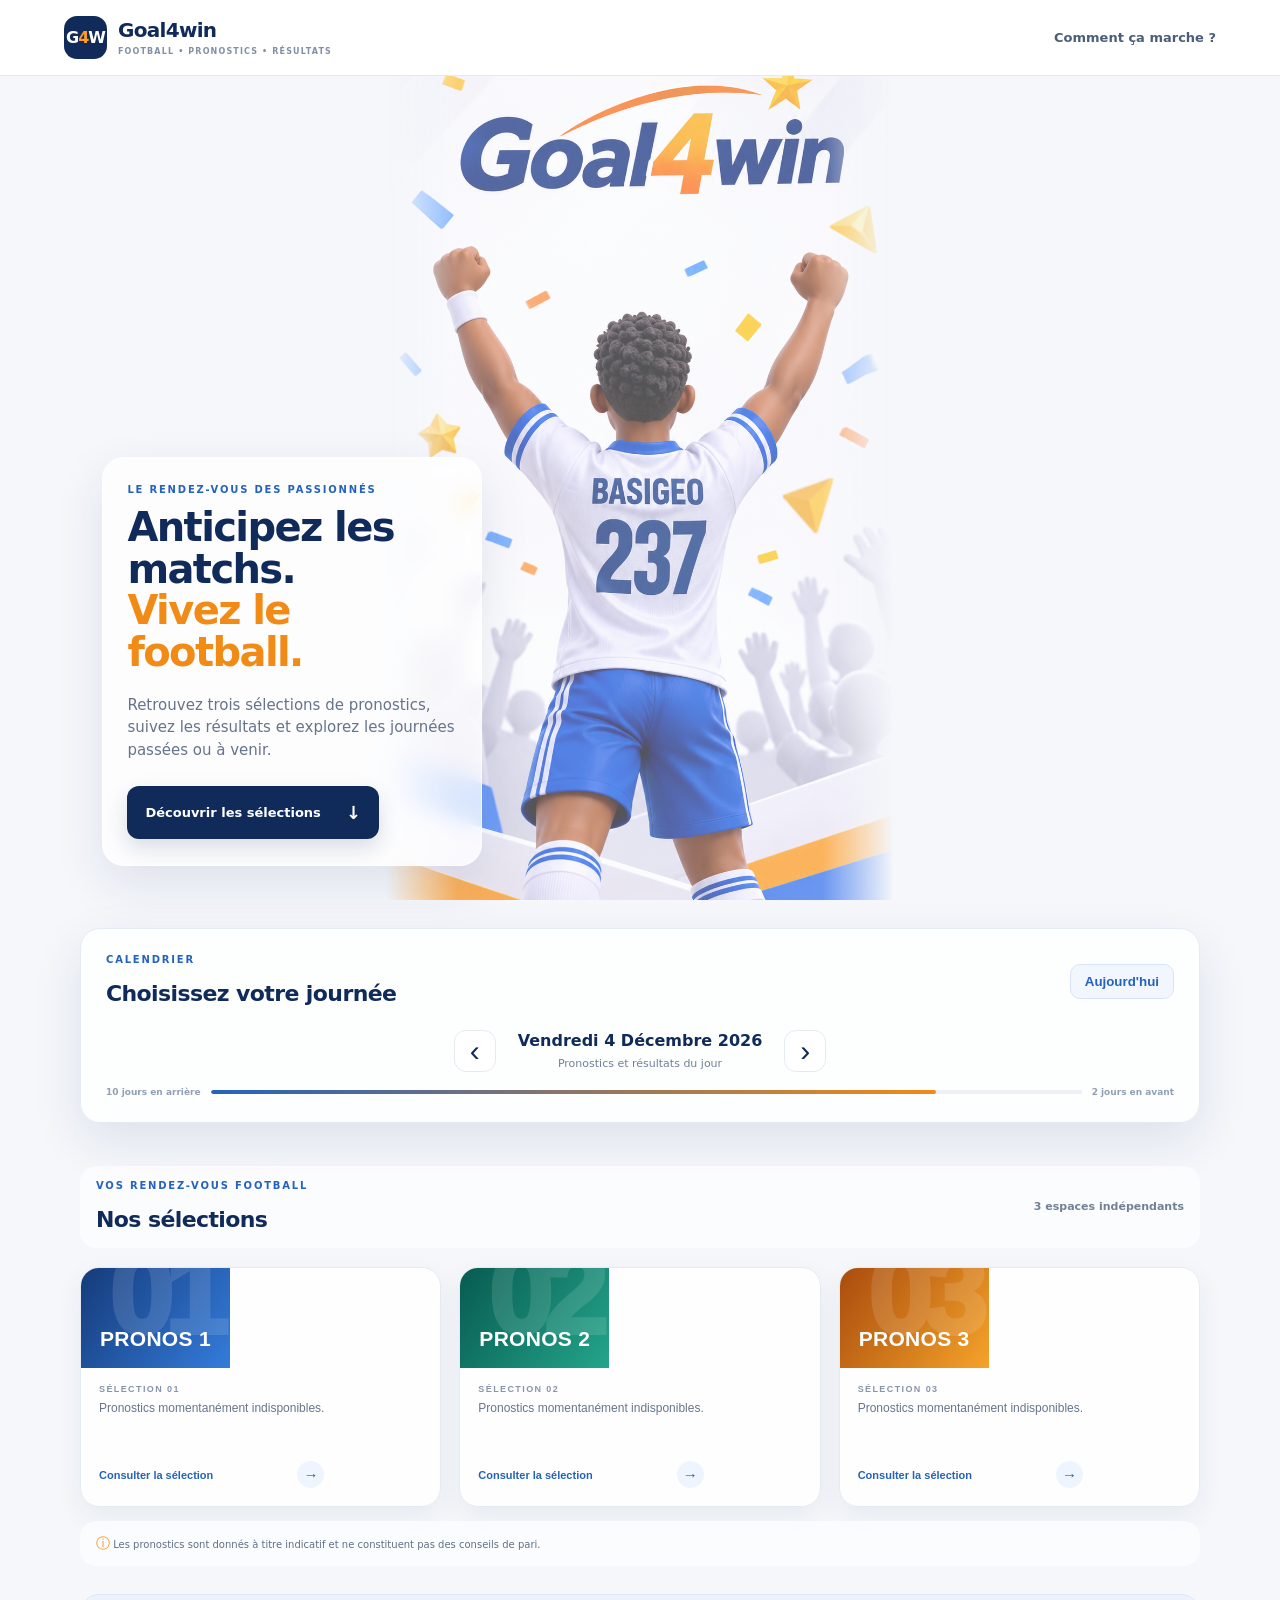
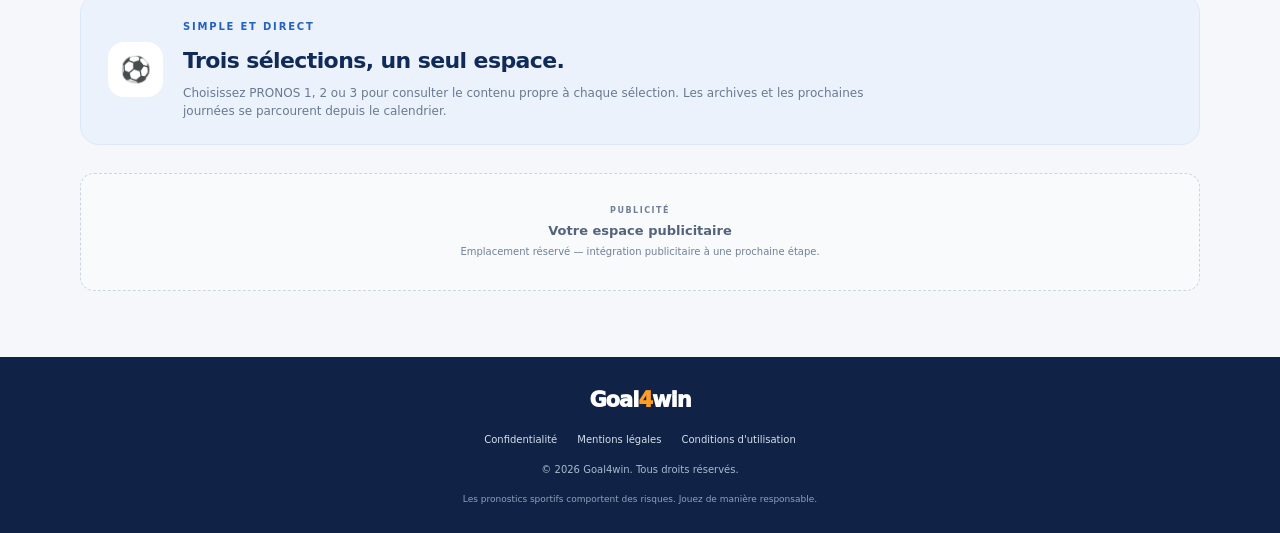
<file: index.html>
<!doctype html>
<html lang="fr">
<head>
  <meta charset="utf-8">
  <meta name="viewport" content="width=device-width, initial-scale=1, viewport-fit=cover">
  <meta name="theme-color" content="#102a59">
  <meta name="description" content="Goal4win – Pronostics et résultats de football. Consultez trois sélections sportives et leurs archives.">
  <title>Goal4win – Pronostics & résultats</title>
  <link rel="manifest" href="manifest.webmanifest">
  <link rel="icon" href="assets/goal4win-icon-192.png" type="image/png">
  <link rel="stylesheet" href="styles.css">
</head>
<body>
  <header class="site-header">
    <a class="brand" href="#top" aria-label="Goal4win, accueil">
      <span class="brand-mark">G<span>4</span>W</span>
      <span class="brand-copy"><strong>Goal4win</strong><small>FOOTBALL • PRONOSTICS • RÉSULTATS</small></span>
    </a>
    <a class="header-link" href="#how-it-works">Comment ça marche ?</a>
  </header>

  <main id="top">
    <section class="hero" aria-label="Goal4win, joueur BASIGEO 237 célébrant une victoire">
      <div class="hero-copy">
        <p class="eyebrow">LE RENDEZ-VOUS DES PASSIONNÉS</p>
        <h1>Anticipez les matchs.<br><span>Vivez le football.</span></h1>
        <p class="hero-description">Retrouvez trois sélections de pronostics, suivez les résultats et explorez les journées passées ou à venir.</p>
        <a class="hero-cta" href="#selections">Découvrir les sélections <span>↓</span></a>
      </div>
    </section>

    <div class="content-veil">
    <section class="date-panel" aria-label="Navigation par date">
      <div class="date-heading"><div><p class="eyebrow">CALENDRIER</p><h2>Choisissez votre journée</h2></div><button class="today-button" id="todayBtn">Aujourd'hui</button></div>
      <div class="date-controls">
        <button class="arrow-button" id="prevBtn" aria-label="Jour précédent">‹</button>
        <div class="selected-date"><strong id="dateLabel">Chargement…</strong><span id="dateHint">Pronostics et résultats du jour</span></div>
        <button class="arrow-button" id="nextBtn" aria-label="Jour suivant">›</button>
      </div>
      <div class="date-range"><span>10 jours en arrière</span><span class="range-line"><i id="rangeProgress"></i></span><span>2 jours en avant</span></div>
    </section>

    <section class="selections-section" id="selections">
      <div class="section-heading"><div><p class="eyebrow">VOS RENDEZ-VOUS FOOTBALL</p><h2>Nos sélections</h2></div><span class="section-note">3 espaces indépendants</span></div>
      <div class="selection-grid" id="selectionGrid"></div>
      <p class="demo-note"><span>ⓘ</span> Les pronostics sont donnés à titre indicatif et ne constituent pas des conseils de pari.</p>
    </section>

    <section class="how-section" id="how-it-works">
      <div class="how-icon">⚽</div><div><p class="eyebrow">SIMPLE ET DIRECT</p><h2>Trois sélections, un seul espace.</h2><p>Choisissez PRONOS 1, 2 ou 3 pour consulter le contenu propre à chaque sélection. Les archives et les prochaines journées se parcourent depuis le calendrier.</p></div>
    </section>

    <section class="ad-placeholder" aria-label="Emplacement publicitaire réservé"><span class="ad-label">PUBLICITÉ</span><strong>Votre espace publicitaire</strong><small>Emplacement réservé — intégration publicitaire à une prochaine étape.</small></section>
    </div>
  </main>

  <footer class="site-footer"><a class="footer-brand" href="#top">Goal<span>4</span>win</a><nav aria-label="Liens légaux"><a href="#privacy" id="privacyLink">Confidentialité</a><a href="#legal" id="legalLink">Mentions légales</a><a href="#terms" id="termsLink">Conditions d'utilisation</a></nav><p>© <span id="year"></span> Goal4win. Tous droits réservés.</p><small>Les pronostics sportifs comportent des risques. Jouez de manière responsable.</small></footer>

  <dialog class="content-dialog" id="contentDialog"><div class="dialog-top"><div><p class="eyebrow" id="dialogEyebrow">SÉLECTION</p><h2 id="dialogTitle">PRONOS 1</h2></div><button class="close-button" id="closeDialog" aria-label="Fermer">×</button></div><p class="dialog-date" id="dialogDate"></p><div id="matchList" class="match-list"></div><p class="dialog-footnote">Pronostics donnés à titre indicatif. Jouez de manière responsable.</p></dialog>
  <dialog class="content-dialog small-dialog" id="infoDialog"><div class="dialog-top"><h2 id="infoTitle">Informations</h2><button class="close-button" id="closeInfo" aria-label="Fermer">×</button></div><p id="infoText"></p></dialog>

  <script src="app.js" defer></script>
</body>
</html>
</file>
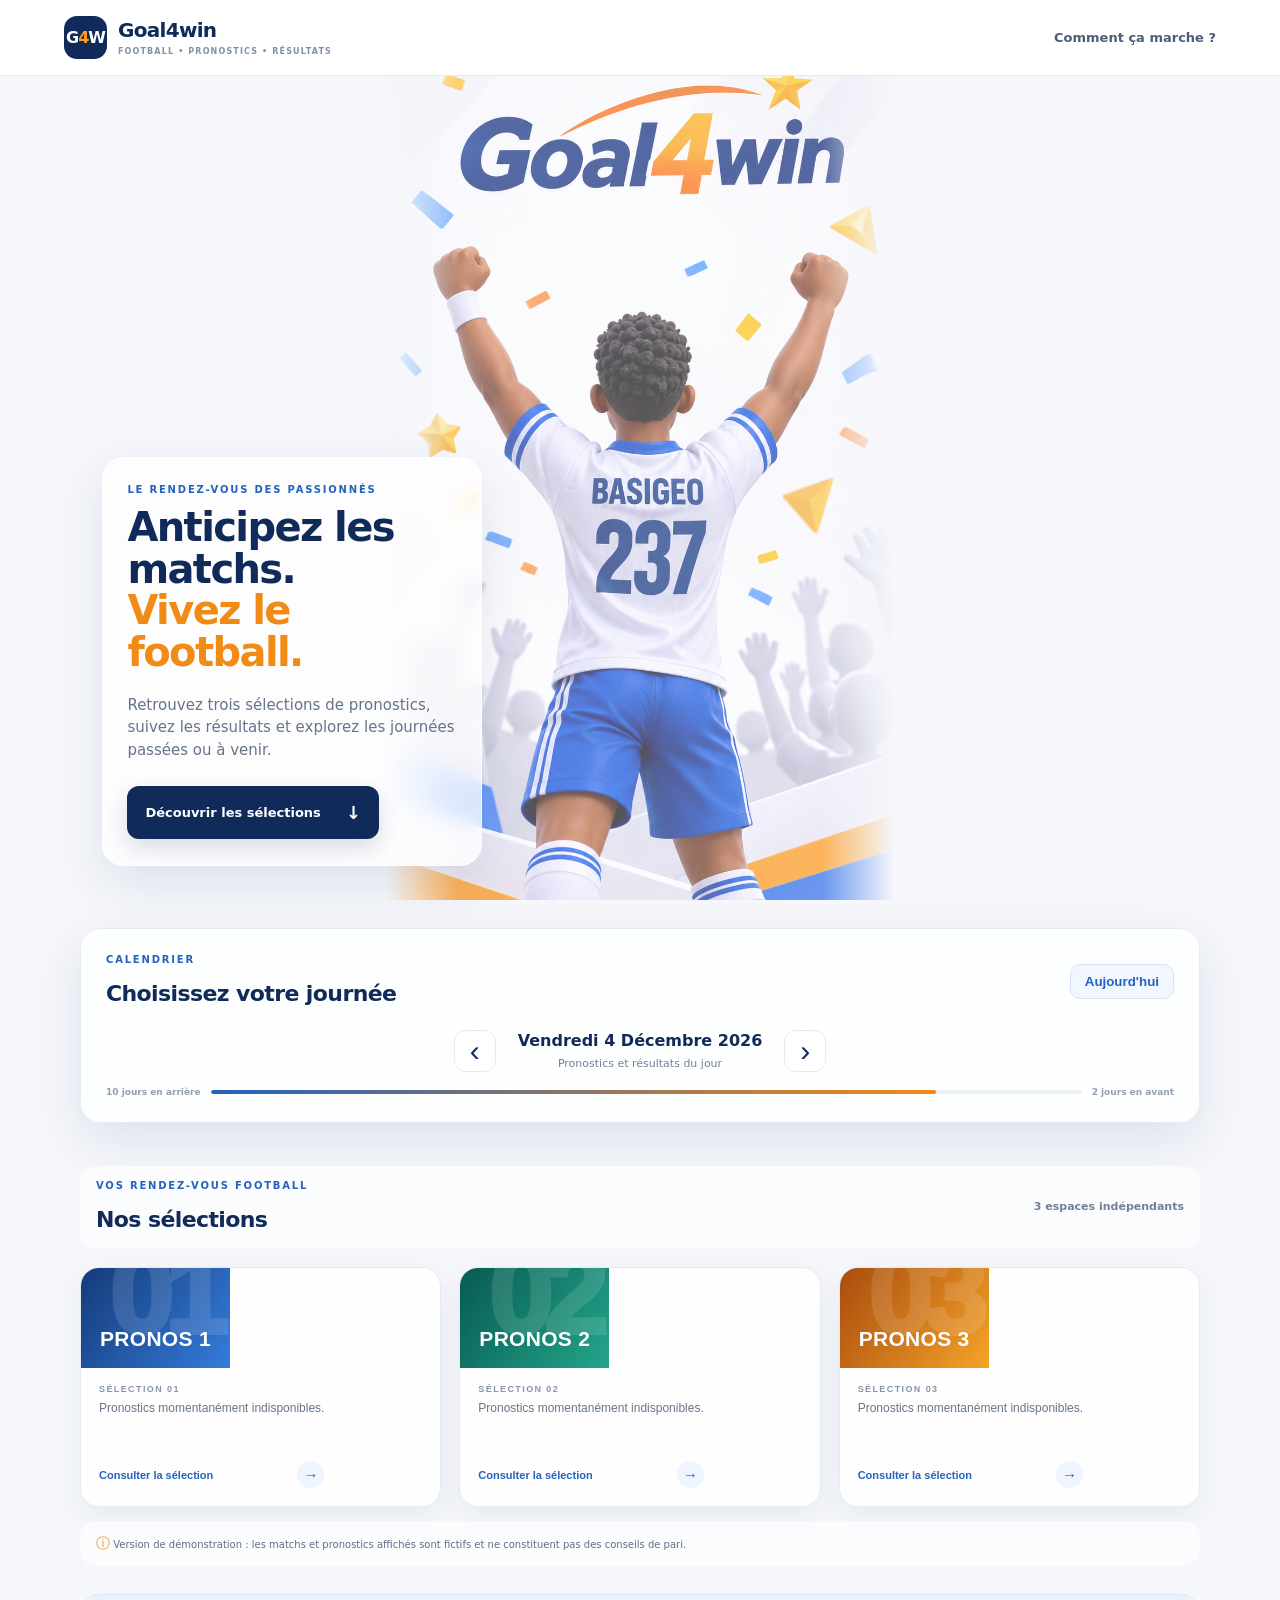
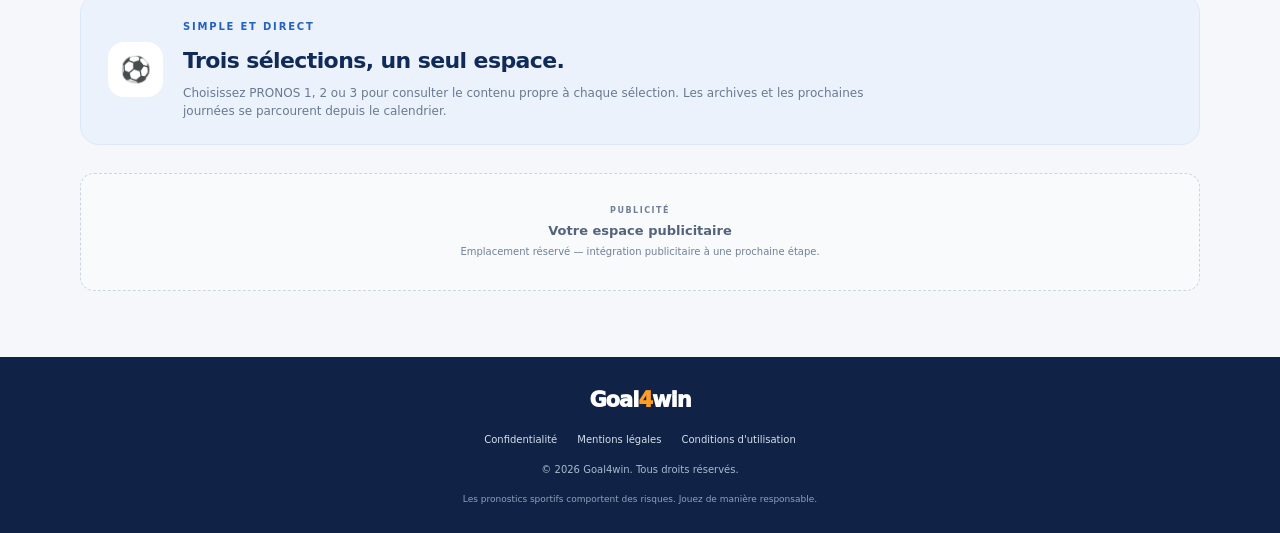
<file: index (1).html>
<!doctype html>
<html lang="fr">
<head>
  <meta charset="utf-8">
  <meta name="viewport" content="width=device-width, initial-scale=1, viewport-fit=cover">
  <meta name="theme-color" content="#102a59">
  <meta name="description" content="Goal4win – Pronostics et résultats de football. Consultez trois sélections sportives et leurs archives.">
  <title>Goal4win – Pronostics & résultats</title>
  <link rel="manifest" href="manifest.webmanifest">
  <link rel="icon" href="assets/goal4win-icon-192.png" type="image/png">
  <link rel="stylesheet" href="styles.css">
</head>
<body>
  <header class="site-header">
    <a class="brand" href="#top" aria-label="Goal4win, accueil">
      <span class="brand-mark">G<span>4</span>W</span>
      <span class="brand-copy"><strong>Goal4win</strong><small>FOOTBALL • PRONOSTICS • RÉSULTATS</small></span>
    </a>
    <a class="header-link" href="#how-it-works">Comment ça marche ?</a>
  </header>

  <main id="top">
    <section class="hero" aria-label="Goal4win, joueur BASIGEO 237 célébrant une victoire">
      <div class="hero-copy">
        <p class="eyebrow">LE RENDEZ-VOUS DES PASSIONNÉS</p>
        <h1>Anticipez les matchs.<br><span>Vivez le football.</span></h1>
        <p class="hero-description">Retrouvez trois sélections de pronostics, suivez les résultats et explorez les journées passées ou à venir.</p>
        <a class="hero-cta" href="#selections">Découvrir les sélections <span>↓</span></a>
      </div>
    </section>

    <div class="content-veil">
    <section class="date-panel" aria-label="Navigation par date">
      <div class="date-heading"><div><p class="eyebrow">CALENDRIER</p><h2>Choisissez votre journée</h2></div><button class="today-button" id="todayBtn">Aujourd'hui</button></div>
      <div class="date-controls">
        <button class="arrow-button" id="prevBtn" aria-label="Jour précédent">‹</button>
        <div class="selected-date"><strong id="dateLabel">Chargement…</strong><span id="dateHint">Pronostics et résultats du jour</span></div>
        <button class="arrow-button" id="nextBtn" aria-label="Jour suivant">›</button>
      </div>
      <div class="date-range"><span>10 jours en arrière</span><span class="range-line"><i id="rangeProgress"></i></span><span>2 jours en avant</span></div>
    </section>

    <section class="selections-section" id="selections">
      <div class="section-heading"><div><p class="eyebrow">VOS RENDEZ-VOUS FOOTBALL</p><h2>Nos sélections</h2></div><span class="section-note">3 espaces indépendants</span></div>
      <div class="selection-grid" id="selectionGrid"></div>
      <p class="demo-note"><span>ⓘ</span> Version de démonstration : les matchs et pronostics affichés sont fictifs et ne constituent pas des conseils de pari.</p>
    </section>

    <section class="how-section" id="how-it-works">
      <div class="how-icon">⚽</div><div><p class="eyebrow">SIMPLE ET DIRECT</p><h2>Trois sélections, un seul espace.</h2><p>Choisissez PRONOS 1, 2 ou 3 pour consulter le contenu propre à chaque sélection. Les archives et les prochaines journées se parcourent depuis le calendrier.</p></div>
    </section>

    <section class="ad-placeholder" aria-label="Emplacement publicitaire réservé"><span class="ad-label">PUBLICITÉ</span><strong>Votre espace publicitaire</strong><small>Emplacement réservé — intégration publicitaire à une prochaine étape.</small></section>
    </div>
  </main>

  <footer class="site-footer"><a class="footer-brand" href="#top">Goal<span>4</span>win</a><nav aria-label="Liens légaux"><a href="#privacy" id="privacyLink">Confidentialité</a><a href="#legal" id="legalLink">Mentions légales</a><a href="#terms" id="termsLink">Conditions d'utilisation</a></nav><p>© <span id="year"></span> Goal4win. Tous droits réservés.</p><small>Les pronostics sportifs comportent des risques. Jouez de manière responsable.</small></footer>

  <dialog class="content-dialog" id="contentDialog"><div class="dialog-top"><div><p class="eyebrow" id="dialogEyebrow">SÉLECTION</p><h2 id="dialogTitle">PRONOS 1</h2></div><button class="close-button" id="closeDialog" aria-label="Fermer">×</button></div><p class="dialog-date" id="dialogDate"></p><div id="matchList" class="match-list"></div><p class="dialog-footnote">Données fictives de démonstration. Les vrais pronostics seront administrables dans une prochaine version.</p></dialog>
  <dialog class="content-dialog small-dialog" id="infoDialog"><div class="dialog-top"><h2 id="infoTitle">Informations</h2><button class="close-button" id="closeInfo" aria-label="Fermer">×</button></div><p id="infoText"></p></dialog>

  <script src="app.js" defer></script>
</body>
</html>
</file>
<file: styles.css>
:root{--hh:76px;--navy:#102a59;--blue:#2462bd;--orange:#f28a16;--ink:#14233c;--muted:#718096;--paper:#f5f7fb;--line:#e4eaf2;--white:#fff;--shadow:0 18px 50px rgba(16,42,89,.10)}*{box-sizing:border-box}html{scroll-behavior:smooth}html{background:var(--paper)}body{margin:0;background:transparent;color:var(--ink);font-family:Inter,ui-sans-serif,system-ui,-apple-system,"Segoe UI",sans-serif;line-height:1.5}.site-header{height:76px;padding:0 clamp(18px,5vw,72px);display:flex;align-items:center;justify-content:space-between;background:#fff;border-bottom:1px solid var(--line);position:relative;z-index:2}.brand{display:flex;gap:11px;align-items:center;text-decoration:none;color:var(--navy)}.brand-mark{width:43px;height:43px;flex:none;border-radius:13px;background:var(--navy);color:white;display:flex;align-items:center;justify-content:center;white-space:nowrap;font-weight:900;letter-spacing:-1px;font-size:16px}.brand-mark span,.footer-brand span{color:#ff9c24}.brand-copy{display:grid;line-height:1.15}.brand-copy strong{font-size:20px;letter-spacing:-.7px}.brand-copy small{font-size:8px;letter-spacing:1.15px;color:#8290a4;margin-top:5px;font-weight:800}.header-link{font-size:13px;color:#4b5d78;text-decoration:none;font-weight:700}.hero{min-height:calc(100vh - var(--hh));min-height:calc(100svh - var(--hh));position:relative;padding:40px clamp(18px,8vw,112px) 34px;display:flex;align-items:flex-end}.hero-copy{position:relative;z-index:1;max-width:560px;background:rgba(255,255,255,.74);-webkit-backdrop-filter:blur(10px);backdrop-filter:blur(10px);border:1px solid rgba(255,255,255,.7);border-radius:22px;padding:24px 24px 26px;box-shadow:var(--shadow)}.eyebrow{font-size:10px;letter-spacing:1.8px;font-weight:900;color:var(--blue);margin:0 0 10px}.hero h1{font-size:clamp(38px,5.2vw,66px);line-height:1.04;letter-spacing:-2.7px;color:var(--navy);margin:0}.hero h1 span{color:var(--orange)}.hero-description{max-width:440px;color:#65748a;font-size:15px;margin:20px 0 25px}.hero-cta{display:inline-flex;gap:25px;align-items:center;background:var(--navy);color:#fff;text-decoration:none;padding:13px 18px;border-radius:12px;font-size:13px;font-weight:800;box-shadow:0 9px 22px #102a5929}.hero-cta span{font-size:18px}.date-panel,.selections-section,.how-section,.ad-placeholder{width:min(1120px,calc(100% - 36px));margin:28px auto}.date-panel{background:#fff;border:1px solid var(--line);border-radius:20px;padding:23px 25px;box-shadow:var(--shadow)}.date-heading,.section-heading{display:flex;justify-content:space-between;align-items:center;gap:12px}.date-heading h2,.section-heading h2,.how-section h2{font-size:22px;letter-spacing:-.6px;margin:0;color:var(--navy)}.today-button{border:1px solid #d8e4f5;background:#f2f7ff;color:var(--blue);font-weight:800;padding:9px 14px;border-radius:10px;cursor:pointer}.date-controls{display:flex;align-items:center;justify-content:center;gap:22px;margin:19px 0 13px}.arrow-button{width:42px;height:42px;border-radius:12px;border:1px solid var(--line);background:#fff;color:var(--navy);font-size:30px;line-height:1;cursor:pointer}.arrow-button:disabled{opacity:.3;cursor:not-allowed}.selected-date{text-align:center;min-width:210px;display:grid;gap:3px}.selected-date strong{font-size:16px;color:var(--navy);text-transform:capitalize}.selected-date span{font-size:11px;color:var(--muted)}.date-range{display:flex;align-items:center;gap:10px;color:#91a0b4;font-size:9px;font-weight:700}.range-line{height:4px;background:#edf1f7;border-radius:10px;flex:1;overflow:hidden}.range-line i{height:100%;display:block;width:0;background:linear-gradient(90deg,var(--blue),var(--orange));border-radius:10px;transition:width .2s}.selections-section{margin-top:43px}.section-note{font-size:11px;color:var(--muted);font-weight:700}.selection-grid{display:grid;grid-template-columns:repeat(3,1fr);gap:18px;margin-top:19px}.selection-card{border:1px solid var(--line);border-radius:19px;overflow:hidden;background:#fff;box-shadow:0 10px 28px #172f5710;transition:transform .2s,box-shadow .2s;cursor:pointer;text-align:left;padding:0;color:inherit;display:flex;flex-direction:column;min-height:240px}.selection-card:hover{transform:translateY(-5px);box-shadow:0 18px 35px #172f571b}.card-banner{height:100px;padding:17px 19px;color:#fff;position:relative;overflow:hidden;display:flex;align-items:flex-end}.card-banner:after{content:attr(data-number);position:absolute;right:12px;top:-30px;font-size:115px;line-height:1;font-weight:1000;opacity:.12;letter-spacing:-9px}.card-banner.blue{background:linear-gradient(125deg,#153b7a,#347cdb)}.card-banner.green{background:linear-gradient(125deg,#075b50,#24a58b)}.card-banner.orange{background:linear-gradient(125deg,#a94c0d,#f5a32a)}.card-banner strong{font-size:21px;letter-spacing:.3px;position:relative;z-index:1}.card-body{padding:16px 18px 18px;display:flex;flex-direction:column;gap:7px;flex:1}.card-kicker{font-size:9px;letter-spacing:1.4px;color:#8795a9;font-weight:900}.card-body p{margin:0;font-size:12px;color:#66758b}.card-bottom{margin-top:auto;padding-top:12px;display:flex;justify-content:space-between;align-items:center;color:var(--blue);font-size:11px;font-weight:900}.card-arrow{width:27px;height:27px;border-radius:50%;background:#eff5ff;display:grid;place-items:center;font-size:15px}.demo-note{font-size:10px;color:#8290a4;margin:14px 2px}.demo-note span{color:var(--orange);font-size:14px}.how-section{display:flex;gap:20px;align-items:center;background:#eaf1fc;border:1px solid #dce7f7;border-radius:19px;padding:24px 27px}.how-icon{width:55px;height:55px;border-radius:16px;background:#fff;display:grid;place-items:center;font-size:25px;flex:none}.how-section p:last-child{margin:7px 0 0;color:#687992;font-size:12px;max-width:700px}.ad-placeholder{border:1px dashed #cbd5e1;border-radius:14px;min-height:118px;background:#f9fafc;display:flex;flex-direction:column;align-items:center;justify-content:center;gap:4px;color:#718096}.ad-label{font-size:8px;letter-spacing:1.5px;font-weight:900}.ad-placeholder strong{font-size:13px;color:#53647b}.ad-placeholder small{font-size:10px}.site-footer{background:#102346;color:#c7d2e3;text-align:center;padding:28px 18px 24px;margin-top:0}.footer-brand{font-size:21px;color:#fff;font-weight:950;text-decoration:none;letter-spacing:-1px}.site-footer nav{display:flex;justify-content:center;gap:20px;flex-wrap:wrap;margin:15px 0}.site-footer nav a{font-size:10px;color:#d5deeb;text-decoration:none}.site-footer p{font-size:10px;margin:8px 0;color:#aab9cf}.site-footer small{font-size:9px;color:#8ea1bd}.content-dialog{border:0;border-radius:20px;padding:24px;width:min(540px,calc(100% - 28px));box-shadow:0 25px 90px #06152c55;color:var(--ink)}.content-dialog::backdrop{background:#07162d99;backdrop-filter:blur(4px)}.dialog-top{display:flex;justify-content:space-between;align-items:flex-start}.dialog-top h2{margin:0;color:var(--navy);font-size:25px}.close-button{border:0;background:#f0f3f8;width:34px;height:34px;border-radius:50%;font-size:23px;cursor:pointer;color:#40516b}.dialog-date{font-size:11px;color:var(--muted);margin:8px 0 17px}.match-list{display:grid;gap:10px}.match-card{border:1px solid var(--line);border-radius:13px;padding:13px}.match-meta{display:flex;justify-content:space-between;color:#8794a7;font-size:9px;margin-bottom:10px}.match-teams{display:flex;align-items:center;justify-content:space-between;font-size:12px;font-weight:800;color:var(--navy);gap:8px}.match-teams span:nth-child(2){color:var(--orange);font-size:10px}.match-pick{margin-top:10px;padding-top:9px;border-top:1px solid #edf0f5;display:flex;justify-content:space-between;font-size:10px;color:#60718a}.match-pick strong{color:var(--blue)}.dialog-footnote{font-size:9px;color:#8995a7;margin:15px 0 0}.small-dialog{max-width:430px}.small-dialog p{font-size:13px;color:#64748b}@media(max-width:760px){:root{--hh:66px}.site-header{height:66px}.header-link{font-size:11px}.hero{min-height:calc(100vh - var(--hh));min-height:calc(100svh - var(--hh));padding:24px 16px 22px;align-items:flex-end}.hero-copy{padding:20px 20px 22px;border-radius:20px}.hero h1{font-size:34px;letter-spacing:-1.4px}.hero-description{font-size:13px;max-width:330px;margin:14px 0 18px}.date-panel{padding:19px 16px}.date-heading h2,.section-heading h2,.how-section h2{font-size:19px}.selection-grid{grid-template-columns:1fr;gap:12px}.selection-card{min-height:0;display:grid;grid-template-columns:112px 1fr}.card-banner{height:auto;min-height:150px;align-items:center;padding:12px}.card-banner strong{font-size:16px;writing-mode:vertical-rl;transform:rotate(180deg)}.card-banner:after{font-size:75px;right:-3px;top:-8px}.card-body{padding:14px}.section-note{font-size:9px}.how-section{padding:19px;align-items:flex-start}.how-icon{width:43px;height:43px}.date-range{font-size:8px}.selected-date{min-width:170px}.selected-date strong{font-size:14px}}@media(max-width:370px){.brand-copy small{font-size:7px}.header-link{display:none}.hero h1{font-size:31px}.date-controls{gap:12px}.selected-date{min-width:145px}.date-range{gap:5px}}

.hero{background:transparent}
body::before{content:"";position:fixed;left:0;top:0;width:100%;height:100vh;height:100lvh;z-index:-1;background-color:#f4f7fc;background-image:linear-gradient(rgba(246,248,252,.34),rgba(246,248,252,.34)),url('assets/goal4win-background.png');background-size:cover;background-position:center top;background-repeat:no-repeat}
@media(min-aspect-ratio:1/1){body::before{left:50%;width:56.3vh;width:56.3lvh;transform:translateX(-50%);-webkit-mask-image:linear-gradient(to right,transparent,#000 14%,#000 86%,transparent);mask-image:linear-gradient(to right,transparent,#000 14%,#000 86%,transparent)}.hero-copy{max-width:380px}.hero h1{font-size:40px;letter-spacing:-1.6px}}
.site-header{position:sticky;top:0}
.site-footer{margin-top:0}

main{padding-bottom:38px}
@supports(height:100svh){main{padding-bottom:38px}
}

.section-heading,.demo-note{background:rgba(255,255,255,.72);-webkit-backdrop-filter:blur(8px);backdrop-filter:blur(8px);border-radius:16px;padding:12px 16px}
.demo-note{margin:14px 0;color:#5f6f86}

/* Fenêtre d'une sélection : s'agrandit selon le nombre de matchs, puis défile si l'écran est trop petit */
.content-dialog{max-height:calc(100vh - 32px);max-height:calc(100dvh - 32px);overflow-y:auto;overscroll-behavior:contain}
.content-dialog .dialog-top{position:sticky;top:-24px;z-index:2;background:#fff;margin:-24px -24px 0;padding:24px 24px 6px}

/* cartes légèrement translucides : le fond d'écran reste visible derrière */
.date-panel{background:rgba(255,255,255,.8);-webkit-backdrop-filter:blur(8px);backdrop-filter:blur(8px)}
.selection-card{background:rgba(255,255,255,.84);-webkit-backdrop-filter:blur(6px);backdrop-filter:blur(6px)}
.how-section{background:rgba(234,241,252,.82);-webkit-backdrop-filter:blur(8px);backdrop-filter:blur(8px)}
.ad-placeholder{background:rgba(249,250,252,.8)}
.section-heading,.demo-note{background:rgba(255,255,255,.62)}

.empty-note{margin:8px 0 0;padding:18px;border:1px dashed var(--line);border-radius:13px;color:var(--muted);font-size:12px;text-align:center}

.card-icons{font-size:15px;letter-spacing:3px;line-height:1.2}
.card-odds{display:inline-flex;align-items:baseline;gap:7px;align-self:flex-start;margin-top:4px;background:#fff3e0;border:1px solid #f6d29b;color:#a85a06;border-radius:999px;padding:5px 14px;font-size:12px;font-weight:800}
.card-odds strong{font-size:20px;line-height:1;color:var(--orange);font-weight:900}
.dialog-total{display:flex;justify-content:space-between;align-items:baseline;background:#fff3e0;border:1px solid #f6d29b;border-radius:13px;padding:11px 15px;color:#a85a06;font-size:12px;font-weight:800}
.dialog-total strong{font-size:24px;color:var(--orange);font-weight:900;line-height:1}
.match-meta{font-size:11px}
.match-meta span:first-child{font-weight:700;color:#5d6e86}

/* résultats */
.card-chips{display:flex;flex-wrap:wrap;align-items:center;gap:6px}
.card-status,.dialog-status{font-style:normal;font-size:12px;font-weight:800;border-radius:999px;padding:5px 12px;border:1px solid transparent;margin-top:4px}
.s-live{background:#e8f0fe;color:#1d4fb8;border-color:#c7d8f8}
.s-win{background:#e5f7ec;color:#13783a;border-color:#a9dcbb}
.s-loss{background:#fdeaea;color:#b4261f;border-color:#f3b7b3}
.s-void{background:#eef1f5;color:#5d6e86;border-color:#d5dce6}
.dialog-total{flex-wrap:wrap;gap:6px 12px}
.dialog-total span:empty{display:none}
.dialog-total .dialog-status{margin:0 0 0 auto}
.dialog-total.s-win{background:#e5f7ec;border-color:#a9dcbb}
.dialog-total.s-loss{background:#fdeaea;border-color:#f3b7b3}
.match-card.is-win{border-color:#a9dcbb;background:#f4fbf7}
.match-card.is-loss{border-color:#f3b7b3;background:#fff6f5}
.match-card.is-void{background:#f6f8fb}
.match-end{display:inline-flex;align-items:center;gap:8px;flex-wrap:wrap;justify-content:flex-end}
.match-badge{font-style:normal;font-size:11px;font-weight:800;border-radius:999px;padding:3px 9px}
.r-win{background:#e5f7ec;color:#13783a}
.r-loss{background:#fdeaea;color:#b4261f}
.r-void{background:#eef1f5;color:#5d6e86}
.match-score{font-weight:900;color:var(--navy);font-size:15px;letter-spacing:1px}

/* cote du coupon : vert + ✅ si tout est gagné, sombre si un pronostic a échoué */
.odds-check{font-style:normal;font-size:16px;margin-left:2px}
.card-odds.s-win{background:#e5f7ec;border-color:#9bd5b0;color:#13783a}
.card-odds.s-win strong{color:#13783a}
.card-odds.s-loss{background:#2b3446;border-color:#2b3446;color:#b9c3d4}
.card-odds.s-loss strong{color:#d7deea}
.dialog-total.s-win{background:#e5f7ec;border-color:#9bd5b0;color:#13783a}
.dialog-total.s-win strong{color:#13783a}
.dialog-total.s-loss{background:#2b3446;border-color:#2b3446;color:#b9c3d4}
.dialog-total.s-loss strong{color:#d7deea}
.match-card.is-loss{background:#e9edf3;border-color:#cdd5e0}
.match-card.is-loss .match-teams>span:first-child,.match-card.is-loss .match-teams>span:last-child{color:#5b6b82}
.match-mid{display:inline-flex;align-items:center;justify-content:center;gap:8px;color:var(--navy);font-size:16px}
.match-mid b{font-weight:900;font-size:17px}
.match-mid i{font-style:normal;font-size:16px}
.match-mid i.dash{color:#8493a9;font-weight:700}
.match-teams span.match-mid{color:var(--navy)}
.match-teams span.match-mid i.dash{color:#8493a9}
</file>
